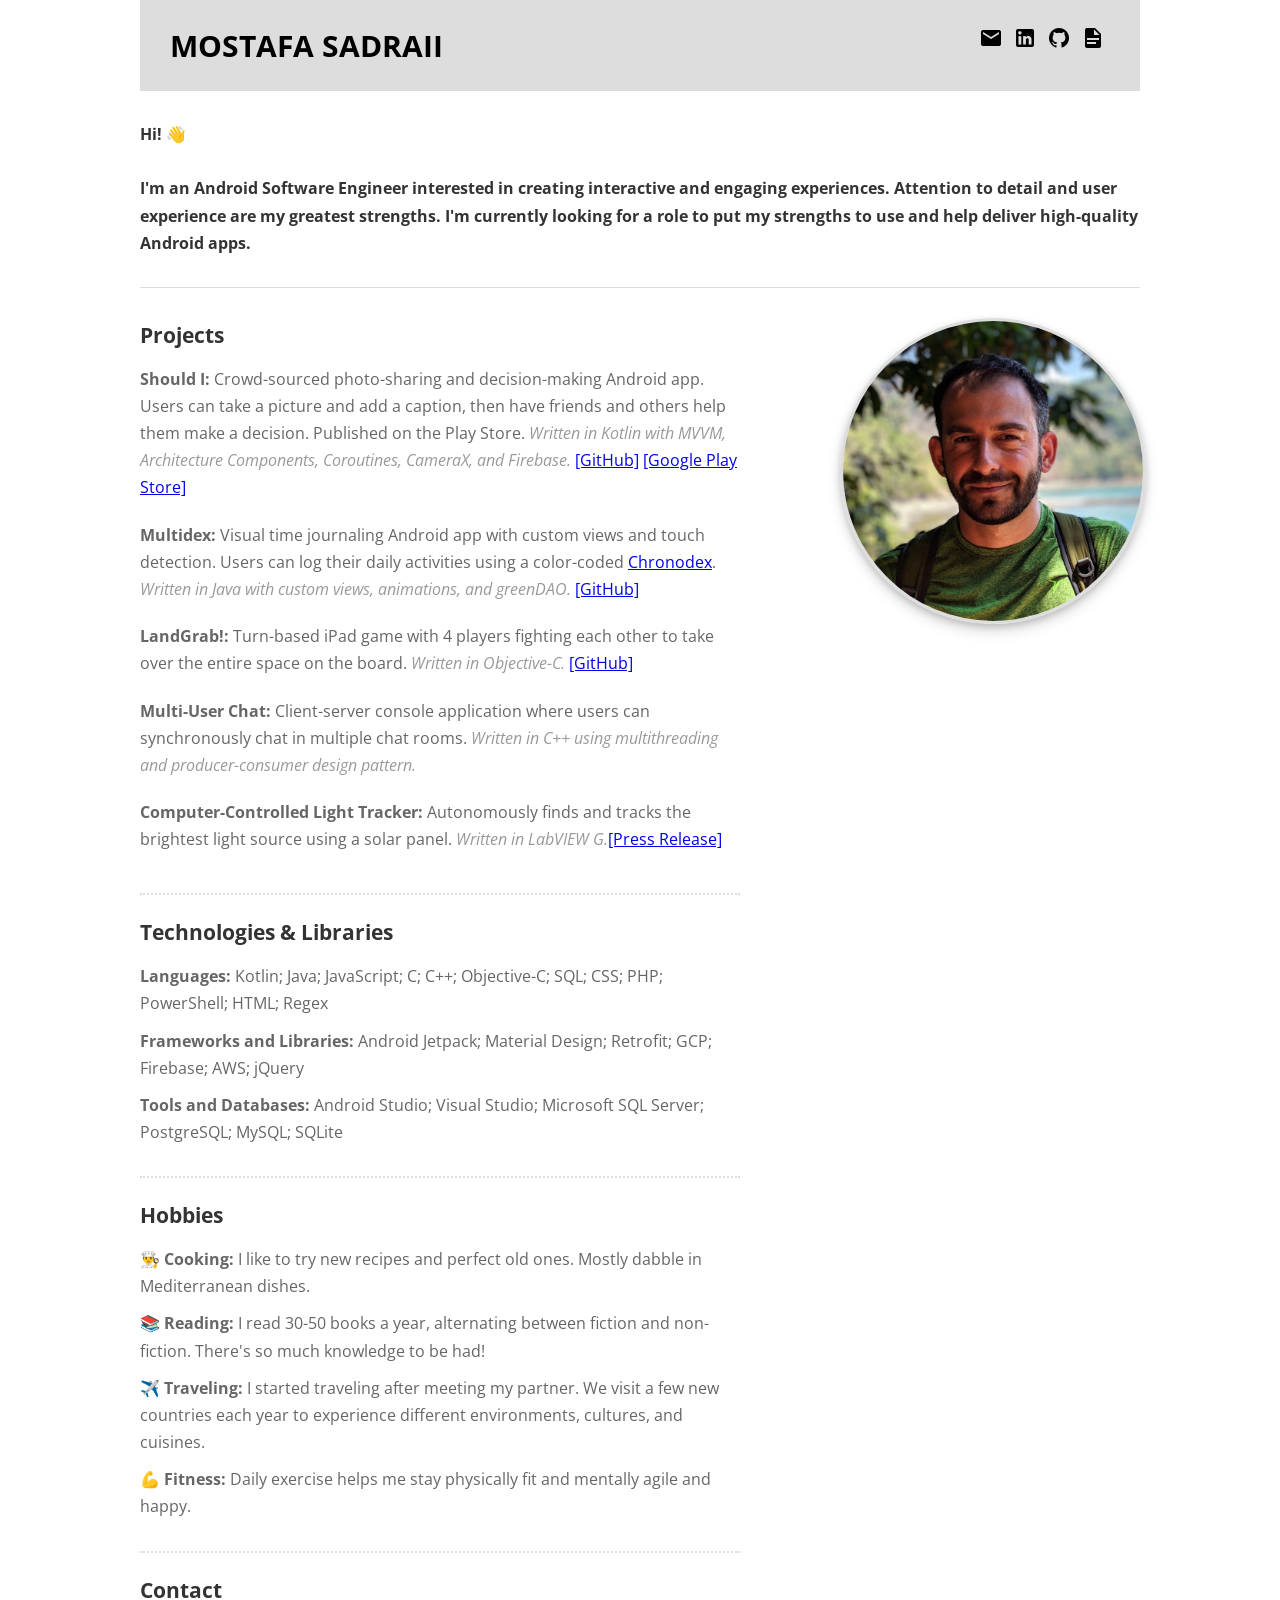
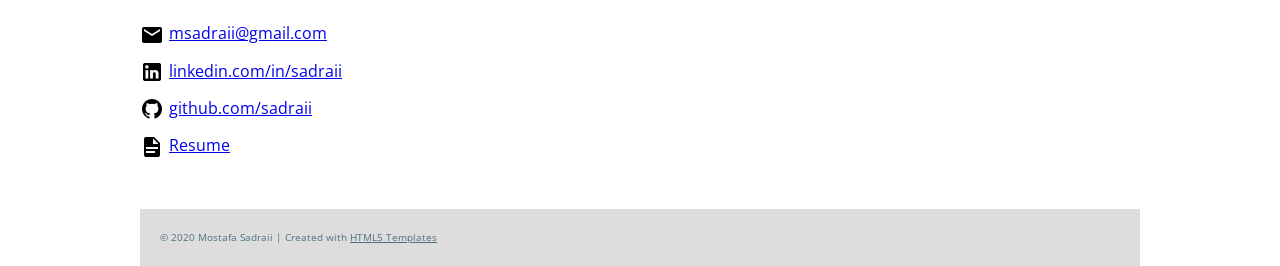
<file: version_1.0/index.html>
<!doctype html>
<html lang="en" class="no-js">
<head>
	<!-- Place favicon.ico in the root directory -->
    <meta charset="utf-8">
    <meta http-equiv="x-ua-compatible" content="ie=edge">
    <meta name="viewport" content="width=device-width, initial-scale=1">
    <title>Mostafa Sadraii - Android Developer</title>
	<meta name="description" content="Personal portfolio page for Mostafa Sadraii">
	<link rel="stylesheet" href="css/normalize.css">
	<link rel="stylesheet" href="css/main.css">
	<link href="https://fonts.googleapis.com/css2?family=Open+Sans&display=swap" rel="stylesheet">
</head>

<body>
	<header>
		<div id="logo"><strong>Mostafa Sadraii</strong></div>
		<nav>  
			<ul>
				<li><a href="mailto:msadraii@gmail.com" alt="Email link" target="_blank"><img src="images/email.png"></a>
				<li><a href="https://www.linkedin.com/in/sadraii/" alt="LinkedIn link" target="_blank"><img src="images/linkedin.png"></a>
				<li><a href="https://www.github.com/sadraii/" alt="GitHub link" target="_blank"><img src="images/github.png"></a>
				<li><a href="resume.pdf" alt="Resume link" target="_blank"><img src="images/resume.png"></a>
			</ul>
		</nav>
	</header>
	<section>
		<p><strong>Hi!</strong> 👋</p>
		<br />
		<p><strong>I'm an Android Software Engineer interested in creating interactive and engaging experiences. Attention to detail and user experience are my greatest strengths. I'm currently looking for a role to put my strengths to use and help deliver high-quality Android apps.</strong></p>
	</section>
	<section id="pageContent">
		<main role="main">
			<article>
				<h2>Projects</h2>
				<p><strong>Should I:</strong> Crowd-sourced photo-sharing and decision-making Android app. Users can take a picture and add a caption, then have friends and others help them make a decision. Published on the Play Store. <em>Written in Kotlin with MVVM, Architecture Components, Coroutines, CameraX, and Firebase.</em> <a href="https://github.com/sadraii/should-i" target="_blank">[GitHub]</a> <a href="https://play.google.com/store/apps/details?id=com.sadraii.shouldi" target="_blank">[Google Play Store]</a></p> 
				<p><strong>Multidex:</strong> Visual time journaling Android app with custom views and touch detection. Users can log their daily activities using a color-coded <a href="http://www.timehackers.io/chronodex-review/" target="_blank">Chronodex</a>. <em>Written in Java with custom views, animations, and greenDAO.</em> <a href="https://github.com/sadraii/multidex" target="_blank">[GitHub]</a></p>
				<p><strong>LandGrab!:</strong> Turn-based iPad game with 4 players fighting each other to take over the entire space on the board. <em>Written in Objective-C.</em> <a href="https://github.com/sadraii/landgrab" target="_blank">[GitHub]</a></p>
				<p><strong>Multi-User Chat:</strong> Client-server console application where users can synchronously chat in multiple chat rooms. <em>Written in C++ using multithreading and producer-consumer design pattern.</em></p>
				<p><strong>Computer-Controlled Light Tracker:</strong> Autonomously finds and tracks the brightest light source using a solar panel. <em>Written in LabVIEW G.</em><a href="https://web.sonoma.edu/engineering/ship/computer_controlled_light_tracker.shtml" target="_blank">[Press Release]</a></p>
				<a href="" target="_blank"></a>
			</article>
			<article>
				<h2>Technologies & Libraries</h2>
				<p><strong>Languages:</strong> Kotlin; Java; JavaScript; C; C++; Objective-C; SQL; CSS; PHP; PowerShell; HTML; Regex</p>
				<p><strong>Frameworks and Libraries:</strong> Android Jetpack; Material Design; Retrofit; GCP; Firebase; AWS; jQuery</p>
				<p><strong>Tools and Databases:</strong> Android Studio; Visual Studio; Microsoft SQL Server; PostgreSQL; MySQL; SQLite</p>
			</article>
			<article>
					<h2>Hobbies</h2>
					<p><strong>👨‍🍳 Cooking:</strong> I like to try new recipes and perfect old ones. Mostly dabble in Mediterranean dishes.</p>
					<p><strong>📚 Reading:</strong> I read 30-50 books a year, alternating between fiction and non-fiction. There's so much knowledge to be had!</p>
					<p><strong>✈️ Traveling:</strong> I started traveling after meeting my partner. We visit a few new countries each year to experience different environments, cultures, and cuisines.</p>
					<p><strong>💪 Fitness:</strong> Daily exercise helps me stay physically fit and mentally agile and happy.</p>
				</article>
			<article>
				<h2>Contact</h2>
				<p><a href="mailto:msadraii@gmail.com" alt="Email link" target="_blank"><img src="images/email.png">msadraii@gmail.com</a></p>
				<p><a href="https://www.linkedin.com/in/sadraii/" alt="LinkedIn link" target="_blank"><img src="images/linkedin.png">linkedin.com/in/sadraii</a></p>
				<p><a href="https://www.github.com/sadraii/" alt="GitHub link" target="_blank"><img src="images/github.png">github.com/sadraii</a></p>
				<p><a href="resume.pdf" alt="Resume link" target="_blank"><img src="images/resume.png">Resume</a></p>
			</article>
		</main>
		<aside>
			<img id="me" alt="Profile picture" src="images/me.png" width="300" height="300">
			<!-- <div>Sidebar 2</div>
			<div>Sidebar 3</div> -->
		</aside>
	</section>
	<footer>
		<p>&copy; 2020 Mostafa Sadraii | Created with <a href="https://html5-templates.com/" target="_blank" rel="nofollow">HTML5 Templates</a></p>
	</footer>


</body>

</html>
</file>
<file: version_1.0/css/main.css>
html,body,div,span,object,iframe,h1,h2,h3,h4,h5,h6,p,blockquote,pre,abbr,address,cite,code,del,dfn,em,img,ins,kbd,q,samp,small,strong,sub,sup,var,b,i,dl,dt,dd,ol,ul,li,fieldset,form,label,legend,table,caption,tbody,tfoot,thead,tr,th,td,article,aside,canvas,details,figcaption,figure,footer,header,hgroup,menu,nav,section,summary,time,mark,audio,video{margin:0;padding:0;border:0;outline:0;font-size:100%;vertical-align:baseline;background:transparent}
body{line-height:1.7; font-family: 'Open Sans', sans-serif;}
h1{font-size: 25px;}h2{font-size: 21px;}h3{font-size: 18px;}h4{font-size: 16px;}
article,aside,details,figcaption,figure,footer,header,hgroup,menu,nav,section{display:block}
nav ul{list-style:none}
blockquote,q{quotes:none}
blockquote:before,blockquote:after,q:before,q:after{content:none}
a{margin:0;padding:0;font-size:100%;vertical-align:baseline;background:transparent}
ins{background-color:#ff9;color:#000;text-decoration:none}
mark{background-color:#ff9;color:#000;font-style:italic;font-weight:bold}
del{text-decoration:line-through}
abbr[title],dfn[title]{border-bottom:1px dotted;cursor:help}
table{border-collapse:collapse;border-spacing:0}
hr{display:block;height:1px;border:0;border-top:1px solid #ccc;margin:1em 0;padding:0}
input,select{vertical-align:middle}

body,html {
	background-color: #FFF;
}
header {
    background: #DDD;
    padding: 20px 30px;
    max-width: 940px;
    margin: auto;
}
nav {
    /* display: inline-block; */
    float: right;
}
nav ul li a img {
    vertical-align: middle;
}
nav ul li {
    display: inline-block;
    margin: 3px 5px 0px 5px;
}
nav ul {
    list-style: none;
}
#pageContent {
    max-width: 1000px;
    margin: auto;
    border: none;
}
main {
	float: left;
	width: 60%;
}
aside {
	float: right;
	width: 30%;
}
article {
    border-bottom: 2px dotted #DDD;
    padding-bottom: 20px;
    margin-bottom: 20px;
}
article h2 {
    font-weight: bold;
    margin-bottom: 12px;
}
article:first-of-type p {
    padding-bottom: 20px;
}
article p {
    padding-bottom: 10px;
    color: #666;
}
article p img {
    vertical-align: middle;
    margin-right: 5px;
}
article p em {
    color: #999;
}
footer {
	background: #DDD;
	max-width: 1000px;
	margin: auto;
	clear: both;
    text-align: left;
}
footer p {
    padding: 20px;
    font-size: 10px;
    color: #4b7281;
}
footer p a {
	color: #4b7281;
}
aside > div {
	margin: 10px auto;
	background: #AEC6CF;
	min-height: 100px;
}
main article:last-child {
    border-bottom: none;
}
#logo {
    display: inline-block;
    vertical-align: middle;
    font-size: 30px;
    text-transform: uppercase;
}
#me {
    border-radius: 50%;
    border: 3px solid #DDD;
    box-shadow: rgba(0,0,0,0.15) 0px 7px 14px 0px, rgba(0,0,0,.15) 0px 3px 6px 0px;
}
body > section {
    max-width: 1000px;
    margin: auto;
    padding: 30px 0px;
    border-bottom: 1px solid #DDD;
    color: #333;
}

@media screen and (max-width: 1000px) {
	body > section {
		padding: 30px 20px;
	}
}
@media screen and (max-width: 600px) {
	main {
		float: none;
		width: 100%;
	}
	aside {
		float: none;
		width: 100%;
	}
    nav {
        display: none;
    }
}
</file>
